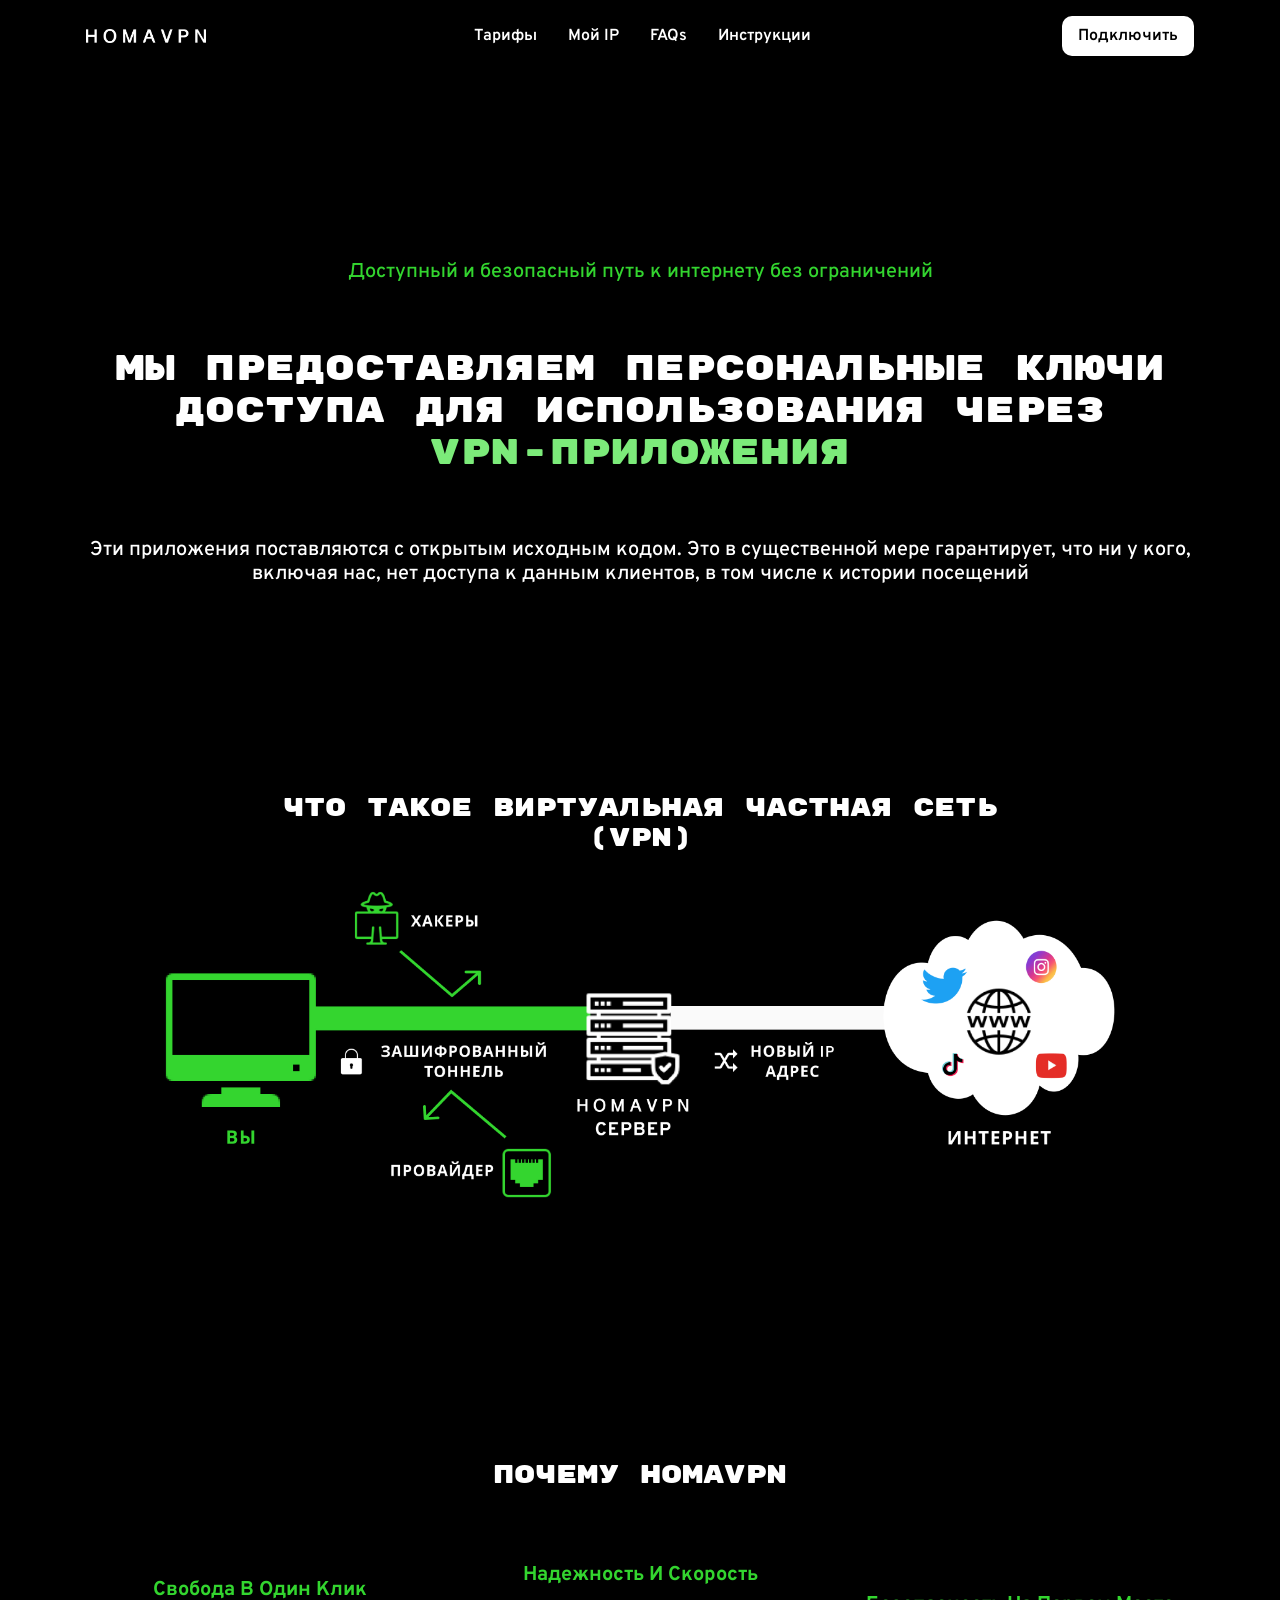
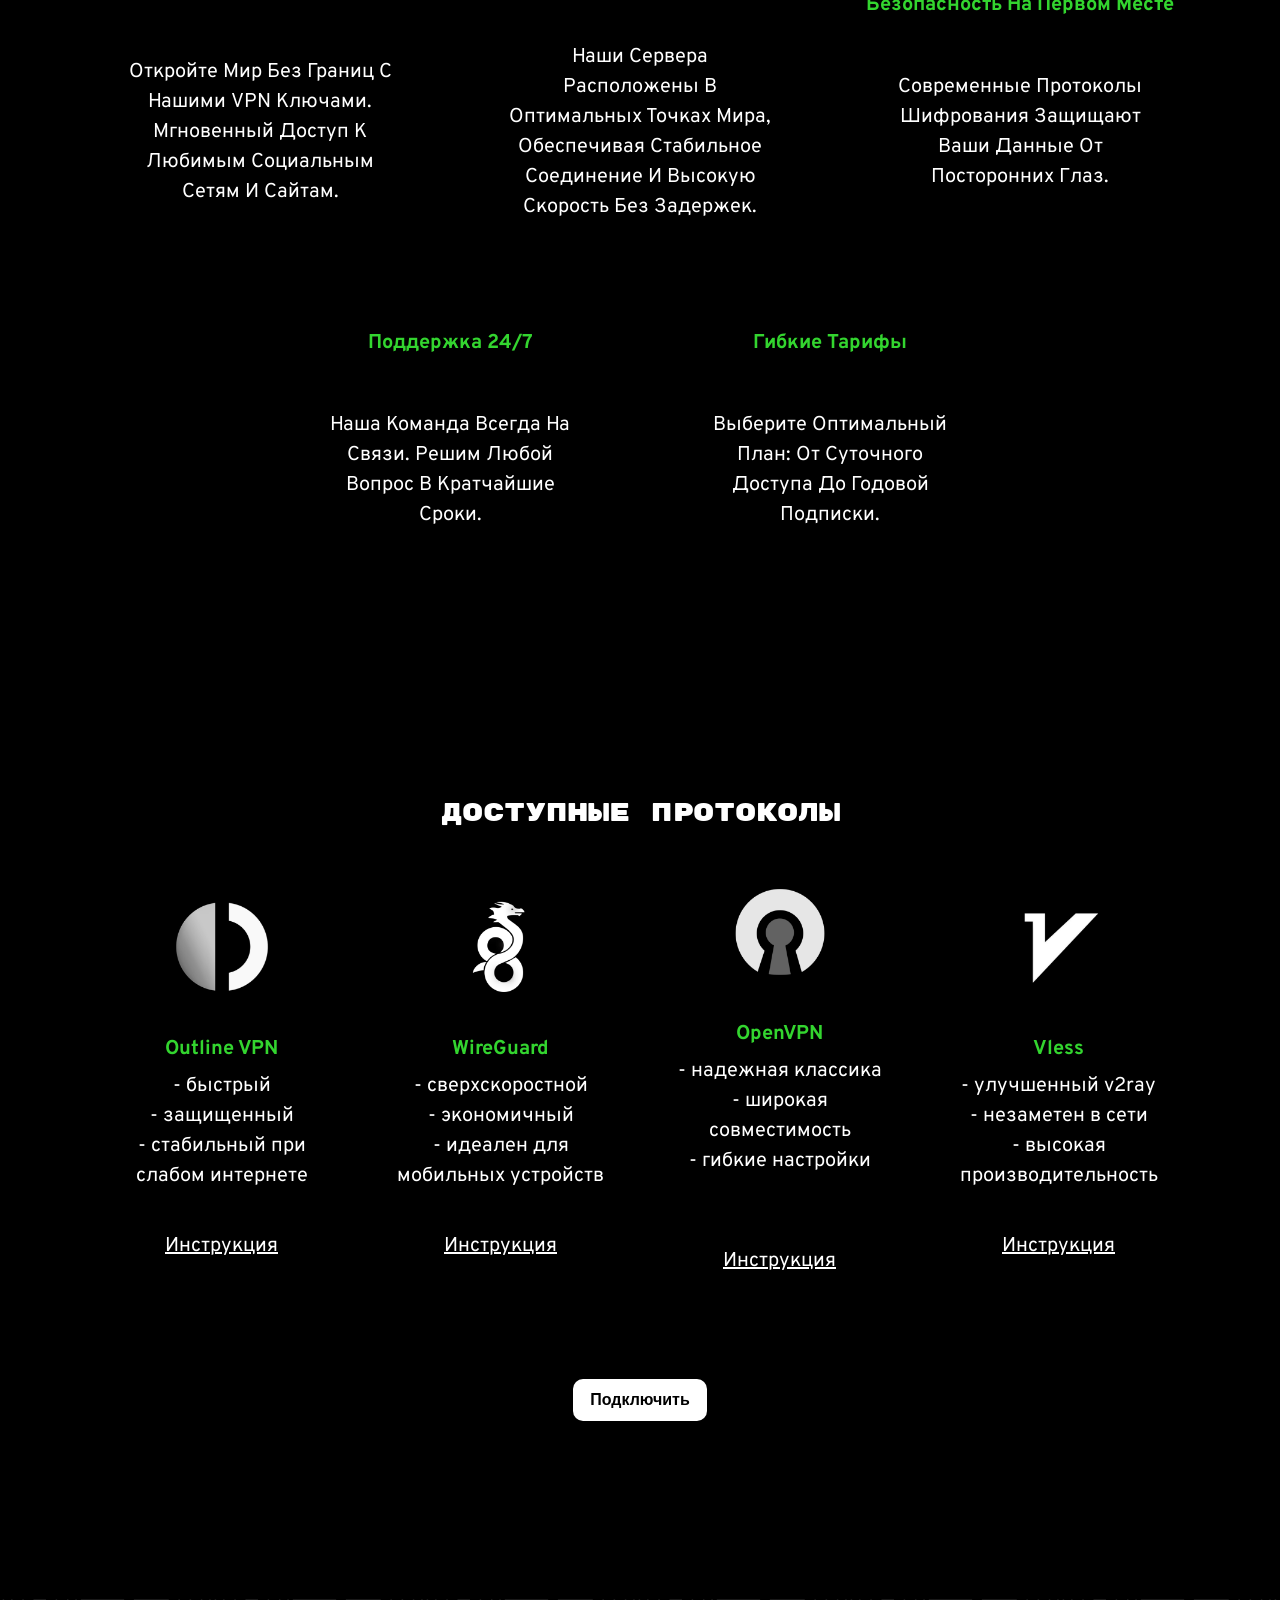
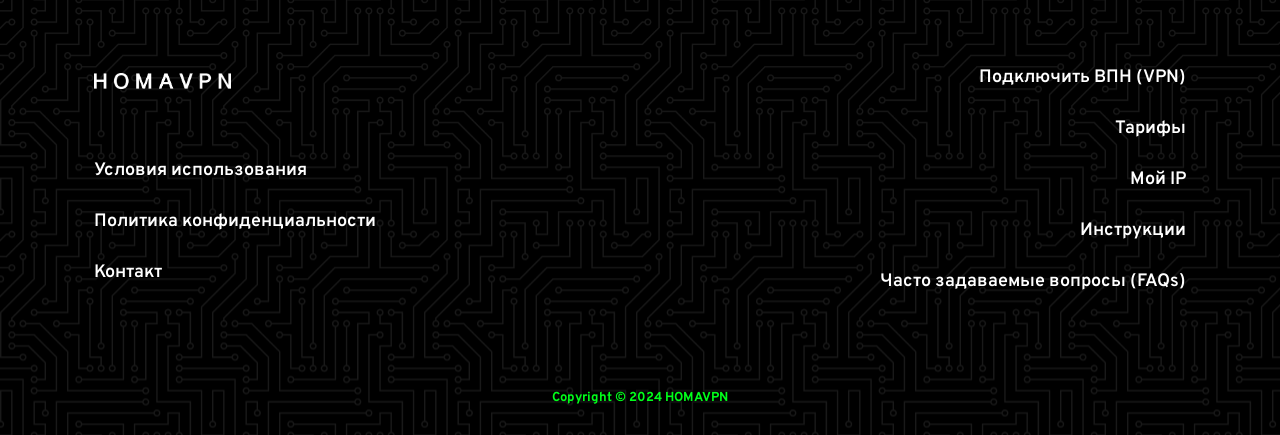
<file: index.html>
<!DOCTYPE html>
<html lang="ru">
  <head>
    <meta charset="UTF-8">
    <meta http-equiv="X-UA-Compatible" content="IE=edge"> 
    <meta name="viewport" content="width=device-width, initial-scale=1.0">
    <title>Homepage</title> <!--???-->
    <meta name="description" content="..."> <!--ADD DESCRIPTION-->
    <meta name="keywords" content="VPN"> <!--ADD MORE KEYWORDS-->
    <meta name="author" content="HOMAVPN"> <!--???-->
    <!--Favicon-->
    <link rel="apple-touch-icon" sizes="180x180" href="/apple-touch-icon.png">
    <link rel="icon" type="image/png" sizes="32x32" href="/favicon-32x32.png">
    <link rel="icon" type="image/png" sizes="16x16" href="/favicon-16x16.png">
    <link rel="manifest" href="/site.webmanifest">
    <link rel="mask-icon" href="/safari-pinned-tab.svg" color="#000000">
    <meta name="msapplication-TileColor" content="#000000">
    <meta name="theme-color" content="#000000">
    <!--Open Graph Meta Tags-->
    <meta property="og:image" content="..." /> <!--...-->
    <meta property="og:image:secure_url" content="..."/> <!--...-->
    <meta property="og:image:type" content="image/jpg" /> 
    <meta property="og:image:width" content="621" />
    <meta property="og:image:height" content="621" />
    <meta property="og:title" content="HOMAVPN"> <!--???-->
    <meta property="og:description" content="..."/> <!--ADD DESCRIPTION-->
    <!--Google Fonts-->
    <link rel="preconnect" href="https://fonts.googleapis.com">
    <link rel="preconnect" href="https://fonts.gstatic.com" crossorigin>
    <link href="https://fonts.googleapis.com/css2?family=Overpass:ital,wght@0,100..900;1,100..900&family=Rubik+Mono+One&display=swap" rel="stylesheet">
    <!--Stylesheets-->
    <link href="https://cdn.jsdelivr.net/npm/bootstrap@5.3.2/dist/css/bootstrap.min.css" rel="stylesheet" integrity="sha384-T3c6CoIi6uLrA9TneNEoa7RxnatzjcDSCmG1MXxSR1GAsXEV/Dwwykc2MPK8M2HN" crossorigin="anonymous">
    <link rel="stylesheet" href="styles/index.css">
  </head>

  <body>
    <header>
      <nav class="navbar navbar-dark navbar-expand-lg fixed-top py-3">
        <div class="container-fluid px-3">
          <a class="navbar-brand" href="index.html">
            <img src="assets/HomaVPN.png" alt="HOMAVPN" width="120" class="d-inline-block align-text-top">
          </a>
          <button class="navbar-toggler collapsed d-flex d-lg-none flex-column justify-content-around" type="button" data-bs-toggle="collapse" data-bs-target="#navbarTogglerDemo03" aria-controls="navbarTogglerDemo03" aria-expanded="false" aria-label="Toggle navigation">
            <span class="toggler-icon top-bar"></span>
            <span class="toggler-icon middle-bar"></span>
            <span class="toggler-icon bottom-bar"></span>
          </button>
          <div class="collapse navbar-collapse" id="navbarTogglerDemo03">
            <ul class="navbar-nav mx-auto mb-2 mb-lg-0">
              <li class="nav-item">
                <a class="nav-link" href="...">Тарифы</a>
              </li>
              <li class="nav-item">
                <a class="nav-link" href="myip.html">Мой IP</a>
              </li>
              <li class="nav-item">
                <a class="nav-link" href="...">FAQs</a>
              </li>
              <li class="nav-item">
                <a class="nav-link" href="...">Инструкции</a>
              </li>
            </ul>
            <a class="btn-header" href="https://www.youtube.com/watch?v=dQw4w9WgXcQ" role="button">Подключить</a>
          </div>
        </div>
      </nav>
    </header>




    <main>
      <!--Showcase-->
      <div class="bg-dark text-light showcase">
        <div class="container container-showcase text-center">
          <h1 class="h1-showcase pb-2">Доступный и безопасный путь к интернету без ограничений</h1>
          <h2 class="h2-showcase pt-5 pb-2">Мы предоставляем персональные ключи <br> доступа для использования через <br><span style="color: #7CEB7A">VPN-приложения</span></h2>
          <h3 class="pt-5">Эти приложения поставляются с открытым исходным кодом. Это в существенной мере гарантирует, что ни у кого, включая нас, нет доступа к данным клиентов, в том числе к истории посещений</h3>
        </div>
      </div>
      
      
      <!--About-->
      <div class="about pb-4">
        <div class="container container-about">
          <h1>Что такое Виртуальная частная сеть<br>(VPN)</h1>
          <img src="assets/what_is_vpn_diagram.jpg" class="img-large" width="100%" alt="...">
          <img src="assets/What is vpn_big diagram_medium.jpg" class="img-medium" width="100%" alt="...">
          <img src="assets/What is vpn_big diagram_small.png" class="img-mobile" width="100%" alt="...">
        </div>
      </div>


      <!--Why HOMAVPN-->
      <div class="about pt-5">
        <div class="container container-about">
          <h1 class="text-center pb-4">почему HOMAVPN</h1>
          <div class="row mt-5 justify-content-center">
            <div class="col-lg-4 col-md-6 text-center mb-5">
              <h3 class="why-title">Свобода В Один Клик</h3>
              <p class="why-text">Откройте Мир Без Границ С Нашими VPN Ключами. Мгновенный Доступ К Любимым Социальным Сетям И Сайтам.</p>
            </div>
            <div class="col-lg-4 col-md-6 text-center mb-5">
              <h3 class="why-title">Надежность И Скорость</h3>
              <p class="why-text">Наши Сервера Расположены В Оптимальных Точках Мира, Обеспечивая Стабильное Соединение И Высокую Скорость Без Задержек.</p>
            </div>
            <div class="col-lg-4 col-md-6 text-center mb-5">
              <h3 class="why-title">Безопасность На Первом Месте</h3>
              <p class="why-text">Современные Протоколы Шифрования Защищают Ваши Данные От Посторонних Глаз.</p>
            </div>
            <div class="col-lg-4 col-md-6 text-center mb-5">
              <h3 class="why-title">Поддержка 24/7</h3>
              <p class="why-text">Наша Команда Всегда На Связи. Решим Любой Вопрос В Кратчайшие Сроки.</p>
            </div>
            <div class="col-lg-4 col-md-6 text-center mb-5">
              <h3 class="why-title">Гибкие Тарифы</h3>
              <p class="why-text">Выберите Оптимальный План: От Суточного Доступа До Годовой Подписки.</p>
            </div>
          </div>
        </div>
      </div>

      
      
        <!--Available Protocols-->
      <div class="about pb-5">
        <div class="container container-about">
          <h1 class="text-center">доступные Протоколы</h1>
          <div class="protocols-container d-flex justify-content-around">
            <div class="protocol text-center">
              <img src="assets/Outline_VPN.png" alt="Outline VPN" class="protocol-icon">
              <h3 class="protocol-title">Outline VPN</h3>
              <ul class="protocol-features list-unstyled">
                <li>- быстрый</li>
                <li>- защищенный</li>
                <li>- стабильный при слабом интернете</li><br>
              </ul>
              <a href="#" class="protocol-link">Инструкция</a>
            </div>
            <div class="protocol text-center">
              <img src="assets/WireGuard.png" alt="WireGuard" class="protocol-icon">
              <h3 class="protocol-title">WireGuard</h3>
              <ul class="protocol-features list-unstyled">
                <li>- сверхскоростной</li>
                <li>- экономичный</li>
                <li>- идеален для мобильных устройств</li><br>
              </ul>
              <a href="#" class="protocol-link">Инструкция</a>
            </div>
            <div class="protocol text-center">
              <img src="assets/OpenVPN.png" alt="OpenVPN" class="protocol-icon">
              <h3 class="protocol-title">OpenVPN</h3>
              <ul class="protocol-features list-unstyled">
                <li>- надежная классика</li>
                <li>- широкая совместимость</li>
                <li>- гибкие настройки</li><br><br>
              </ul>
              <a href="#" class="protocol-link">Инструкция</a>
            </div>
            <div class="protocol text-center">
              <img src="assets/Vless.png" alt="Vless" class="protocol-icon">
              <h3 class="protocol-title">Vless</h3>
              <ul class="protocol-features list-unstyled">
                <li>- улучшенный v2ray</li>
                <li>- незаметен в сети</li>
                <li>- высокая производительность</li><br>
              </ul>
              <a href="#" class="protocol-link">Инструкция</a>
            </div>
          </div>
          <div class="text-center mt-5">
            <a href="#" class="btn btn-connect">Подключить</a>
          </div>
        </div>
      </div>
    </main>








    <footer class="text-light footer-dark">
      <div class="container" >
        <div class="container">
          <div class="d-sm-flex align-items-center justify-content-between">
            <div class="footer-left-div">
              <img class="footer-logo" src="assets/HomaVPN.png" alt="HOMAVPN"><br><br><br>
              <a class="footer-text" href="...">Условия использования</a><br><br>
              <a class="footer-text" href="...">Политика конфиденциальности</a><br><br>
              <a class="footer-text" href="...">Контакт</a><br><br>
            </div>
            <div class="footer-right-div">
              <a class="footer-text" href="https://www.youtube.com/watch?v=dQw4w9WgXcQ">Подключить ВПН &#40;VPN&#41;</a><br><br>
              <a class="footer-text" href="...">Тарифы</a><br><br>
              <a class="footer-text" href="myip.html">Мой IP</a><br><br>
              <a class="footer-text" href="...">Инструкции</a><br><br>
              <a class="footer-text" href="...">Часто задаваемые вопросы &#40;FAQs&#41;</a><br><br>
            </div>
          </div>
          <p class="copyright"><strong>Copyright &#169; 2024 HOMAVPN</strong></p>
        </div>
      </div>
    </footer>

    <script src="https://cdn.jsdelivr.net/npm/@popperjs/core@2.9.2/dist/umd/popper.min.js" integrity="sha384-IQsoLXl5PILFhosVNubq5LC7Qb9DXgDA9i+tQ8Zj3iwWAwPtgFTxbJ8NT4GN1R8p" crossorigin="anonymous"></script>
    <script src="https://cdn.jsdelivr.net/npm/bootstrap@5.0.2/dist/js/bootstrap.min.js" integrity="sha384-cVKIPhGWiC2Al4u+LWgxfKTRIcfu0JTxR+EQDz/bgldoEyl4H0zUF0QKbrJ0EcQF" crossorigin="anonymous"></script>
  </body>
</html>
</file>
<file: styles/index.css>
/* Header */
:root {
  --primary-color: rgb(0, 0, 0);
  --primary-color-highlight: rgb(0, 0, 0);
  --bs-body-bg: #000000;
  --bs-body-font-family: 'Inter', sans-serif;
}

body {
  height: 2000px;  
  padding-top: 30px;
  background-color: var(--bs-body-bg);
}

a {
  text-decoration: none;
}

.navbar {
  width: 100%;
  top: 0;
  z-index: 1000;
  background-color: var(--primary-color) !important;
  padding-left: 70px;
  padding-right: 70px;
}

/* Media query for small screens (less than 768 pixels wide) */
@media (max-width: 767px) {
  .navbar {
    padding-left: 15px;
    padding-right: 15px;
  }
}

.navbar-brand img {
  padding-top: 4px;
  display: block;
}

.nav-link,
.btn-header {
  font-weight: 600;
  color: rgb(255, 255, 255);
  font-family: "Overpass", sans-serif;
  margin-left: 15px;
}

.nav-link:hover {
  color: rgb(118, 118, 118);
}

.btn-header {
  border-radius: 10px;
  background-color: white;
  color: black;
  padding: 8px 16px;
  font-size: 16px;
}

.btn-header:hover {
  background-color: rgb(57, 57, 57);
  color: rgb(255, 255, 255);
  transform: scale(1.05);
  transition: all 0.5s;
}

.navbar-toggler {
  margin-left: 12px;
  width: 20px;
  height: 20px;
  position: relative;
}

.navbar-toggler,
.navbar-toggler:focus,
.navbar-toggler:active {
  outline: none;
  box-shadow: none;
  border: 0;
}

.navbar-toggler span {
  margin: 0;
  padding: 0;
}

.toggler-icon {
  display: block;
  position: absolute;
  height: 3px;
  width: 100%;
  background: #ffffff;
  border-radius: 1px;
  opacity: 1;
  left: 0;
  transform: rotate(0deg);
  transition: .25s ease-in-out;
}

.middle-bar {
  margin-top: 0px;
}

.navbar-toggler .top-bar {
  margin-top: 0px;
  transform: rotate(135deg);
}

.navbar-toggler .middle-bar {
  opacity: 0;
  filter: alpha(opacity=0);
}

.navbar-toggler .bottom-bar {
  margin-top: 0px;
  transform: rotate(-135deg);
}

.navbar-toggler.collapsed .top-bar {
  margin-top: -20px;
  transform: rotate(0deg);
}

.navbar-toggler.collapsed .middle-bar {
  opacity: 1;
  filter: alpha(opacity=100);
}

.navbar-toggler.collapsed .bottom-bar {
  margin-top: 20px;
  transform: rotate(0deg)
}










/* Main */
.container-showcase {
  margin-top: 100px;
}

.showcase {
  padding-top: 130px;
  padding-bottom: 150px;
  background: rgb(0, 0, 0) !important;
}

/* Media query for small screens (less than 768 pixels wide) */
@media (max-width: 767px) {
  .showcase {
    padding-top: 0px;
    padding-bottom: 60px;
  }
}

h1 {
  color: white;
  font-family: "Rubik Mono One", monospace;
  font-size: 25px;
}

/* Media query for small screens (less than 768 pixels wide) */
@media (max-width: 767px) {
  h1 {
    font-size: 20px;
  }
}

.h1-showcase {
  font-size: 20px;
  font-family: "Overpass", sans-serif;
  color:#33D52F;
}

h2 {
  font-family: "Rubik Mono One", monospace;
  color: white;
  font-size: 30px;
}

.h2-showcase {
  font-family: "Rubik Mono One", monospace;
  color: white;
  font-size: 35px;
}

/* Media query for small screens (less than 768 pixels wide) */
@media (max-width: 767px) {
  .h2-showcase {
    font-size: 28px;
  }
}

h3 {
  color: white;
  font-family: "Overpass", sans-serif;
  font-size: 20px;
}

p {
  color: white;
  font-family: "Overpass", sans-serif;
  font-size: 20px;
}

.about {
  background-color: rgb(0, 0, 0);
  align-items: center;
}

.container-about {
  padding-top: 50px;
  padding-bottom: 110px;
  text-align: center;
}

/* Media query for small screens (less than 768 pixels wide) */
@media (max-width: 767px) {
  .container-about {
    padding-bottom: 50px;
  }
}



/* Default styles */
.img-large {
  display: block;
}

.img-medium, .img-mobile {
  display: none;
}

/* Media query for medium screens */
@media (min-width: 768px) and (max-width: 1199px) {
  .img-large {
    display: none;
  }

  .img-medium {
    display: block;
  }

  .img-mobile {
    display: none;
  }
}

/* Media query for mobile screens */
@media (max-width: 767px) {
  .img-large, .img-medium {
    display: none;
  }

  .img-mobile {
    display: block;
    margin-top: -10px;
    margin-bottom: -75px;
  }
}









.why-title {
  font-family: 'Overpass', sans-serif;
  color: #33D52F;
  font-size: 20px;
  font-weight: bold;
  margin-bottom: 10px;
}

.why-text {
  font-family: 'Overpass', sans-serif;
  color: white;
  font-size: 20px;
  padding: 45px;
}

.about .row {
  display: flex;
  flex-wrap: wrap;
  justify-content: center;
}

.about .col-lg-4, .about .col-md-6 {
  display: flex;
  flex-direction: column;
  justify-content: center;
  align-items: center;
  text-align: center;
}

@media (max-width: 767px) {
  .why-title {
    font-size: 20px;
    margin-bottom: -20px;
  }

  .why-text {
    font-size: 20px;
  }

  .about .col-lg-4, .about .col-md-6 {
    margin-bottom: 20px;
  }
}













.protocols-container {
  display: flex;
  justify-content: space-around;
  flex-wrap: wrap;
  align-items: stretch;
}

.protocol {
  flex: 1;
  max-width: 250px;
  margin: 20px;
  display: flex;
  flex-direction: column;
  align-items: center;
  justify-content: center;
  text-align: center;
}

.protocol-icon {
  width: 150px;
  height: auto;
  margin-bottom: 15px;
}

.protocol-title {
  font-family: 'Overpass', sans-serif;
  color: #33D52F;
  font-size: 20px;
  margin-bottom: 10px;
  font-weight: bold;
}

.protocol-features {
  font-family: 'Overpass', sans-serif;
  color: white;
  font-size: 20px;
  margin-bottom: 10px;
}

.protocol-link {
  font-family: 'Overpass', sans-serif;
  text-decoration: underline;
  color: white;
  font-size: 20px;
  margin-bottom: 15px;
}

.protocol-link:hover {
  color: rgb(167, 167, 167);
}

.protocol-link:hover {
  text-decoration: underline;
}

.btn-connect {
  margin: 20px;
  font-weight: 600;
  border-radius: 10px;
  background-color: white;
  color: black;
  padding: 8px 16px;
  font-size: 16px;
}

.btn-connect:hover {
  background-color: rgb(57, 57, 57);
  color: rgb(255, 255, 255);
  transform: scale(1.05);
  transition: all 0.5s;
}

/* Media query for small screens (less than 768 pixels wide) */
@media (max-width: 767px) {
  .protocols-container {
    flex-direction: column;
    align-items: center;
  }

  .protocol {
    max-width: 100%;
    margin: 10px 0;
  }

  .protocol-icon {
    width: 80px;
  }

  .protocol-title {
    font-size: 20px;
  }

  .protocol-features {
    font-size: 20px;
  }

  .btn-connect {
    width: 80%;
    font-size: 20px;
    padding: 10px 0;
  }
}







/* Footer */
.footer-dark {
  background-image: url('../assets/footer_bg.png') !important;
  background-color: rgb(0, 0, 0) !important;
  border: none !important;
  border-width: 0 !important;
  padding-top: 65px;
  padding-bottom: 10px;
}

.footer-logo {
  margin-bottom: 20px;
}

/* Media query for large screens (wider than 992 pixels) */
@media (min-width: 992px) {
  .footer-logo {
    max-width: 25%;   
  }
}

/* Media query for medium screens (768 - 991 pixels wide) */
@media (min-width: 768px) and (max-width: 991px) {
  .footer-logo {
    max-width: 3%;   
  }
}

/* Media query for small screens (less than 768 pixels wide) */
@media (max-width: 767px) {
  .footer-logo {
    max-width: 35%;
    display: block;
    margin: 0 auto; /* Center the logo */
  }
}

.footer-text {
  color: rgb(255, 255, 255);
  font-family: "Overpass", sans-serif;
  font-weight: 600;
  font-size: 18px;
}

.footer-text:hover {
  color: rgb(167, 167, 167);
  text-decoration: underline;
}

.footer-left-div, .footer-right-div {
  width: 100%; /* Make both divs take full width */
}

/* Media query for large screens (wider than 992 pixels) */
@media (min-width: 992px) {
  .footer-right-div {
    text-align: end;
  }
}

/* Media query for medium screens (768 - 991 pixels wide) */
@media (min-width: 768px) and (max-width: 991px) {
  .footer-right-div {
    text-align: end;
  }
}

/* Media query for small screens (less than 768 pixels wide) */
@media (max-width: 767px) {
  .footer-left-div, 
  .footer-right-div {
    text-align: center;
    display: flex;
    flex-direction: column;
    align-items: center;
  }
}

.copyright {
  color: rgb(0, 255, 26);
  text-align: center;
  font-size: 13px;
  margin-top: 70px;
}
</file>
